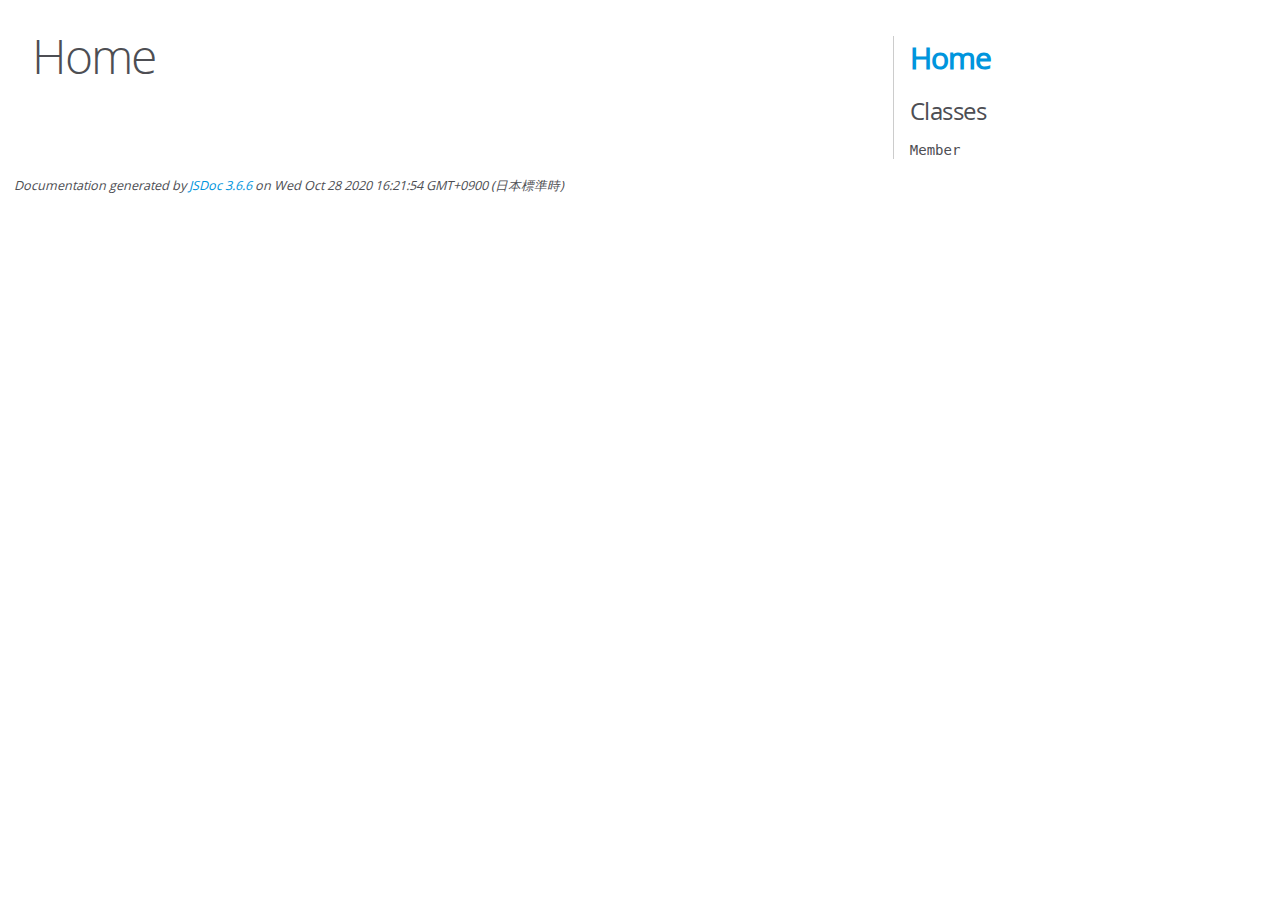
<file: jsdoc/out/index.html>
<!DOCTYPE html>
<html lang="en">
<head>
    <meta charset="utf-8">
    <title>JSDoc: Home</title>

    <script src="scripts/prettify/prettify.js"> </script>
    <script src="scripts/prettify/lang-css.js"> </script>
    <!--[if lt IE 9]>
      <script src="//html5shiv.googlecode.com/svn/trunk/html5.js"></script>
    <![endif]-->
    <link type="text/css" rel="stylesheet" href="styles/prettify-tomorrow.css">
    <link type="text/css" rel="stylesheet" href="styles/jsdoc-default.css">
</head>

<body>

<div id="main">

    <h1 class="page-title">Home</h1>

    



    


    <h3> </h3>










    









</div>

<nav>
    <h2><a href="index.html">Home</a></h2><h3>Classes</h3><ul><li><a href="Member.html">Member</a></li></ul>
</nav>

<br class="clear">

<footer>
    Documentation generated by <a href="https://github.com/jsdoc/jsdoc">JSDoc 3.6.6</a> on Wed Oct 28 2020 16:21:54 GMT+0900 (日本標準時)
</footer>

<script> prettyPrint(); </script>
<script src="scripts/linenumber.js"> </script>
</body>
</html>
</file>
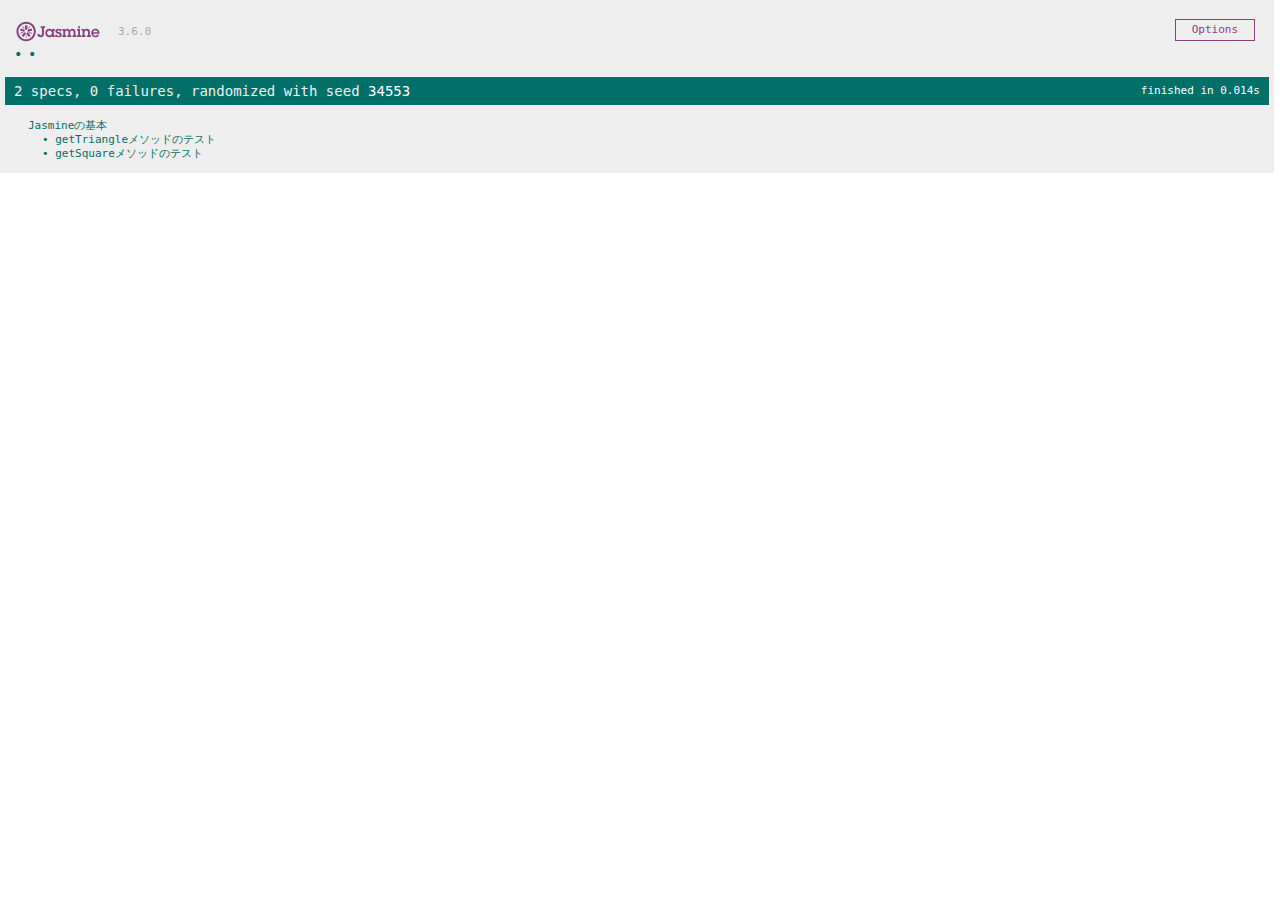
<file: SpecRunner.html>
<!DOCTYPE html>
<html>
<head>
  <meta charset="utf-8">
  <title>Jasmine Spec Runner v3.6.0</title>

  <link rel="shortcut icon" type="image/png" href="lib/jasmine-3.6.0/jasmine_favicon.png">
  <link rel="stylesheet" href="lib/jasmine-3.6.0/jasmine.css">

  <script src="lib/jasmine-3.6.0/jasmine.js"></script>
  <script src="lib/jasmine-3.6.0/jasmine-html.js"></script>
  <script src="lib/jasmine-3.6.0/boot.js"></script>

  <!-- include source files here... -->
  <script src="src/sample.js"></script>

  <!-- include spec files here... -->
  <script src="spec/sample_spec.js"></script>

</head>

<body>
</body>
</html>
</file>
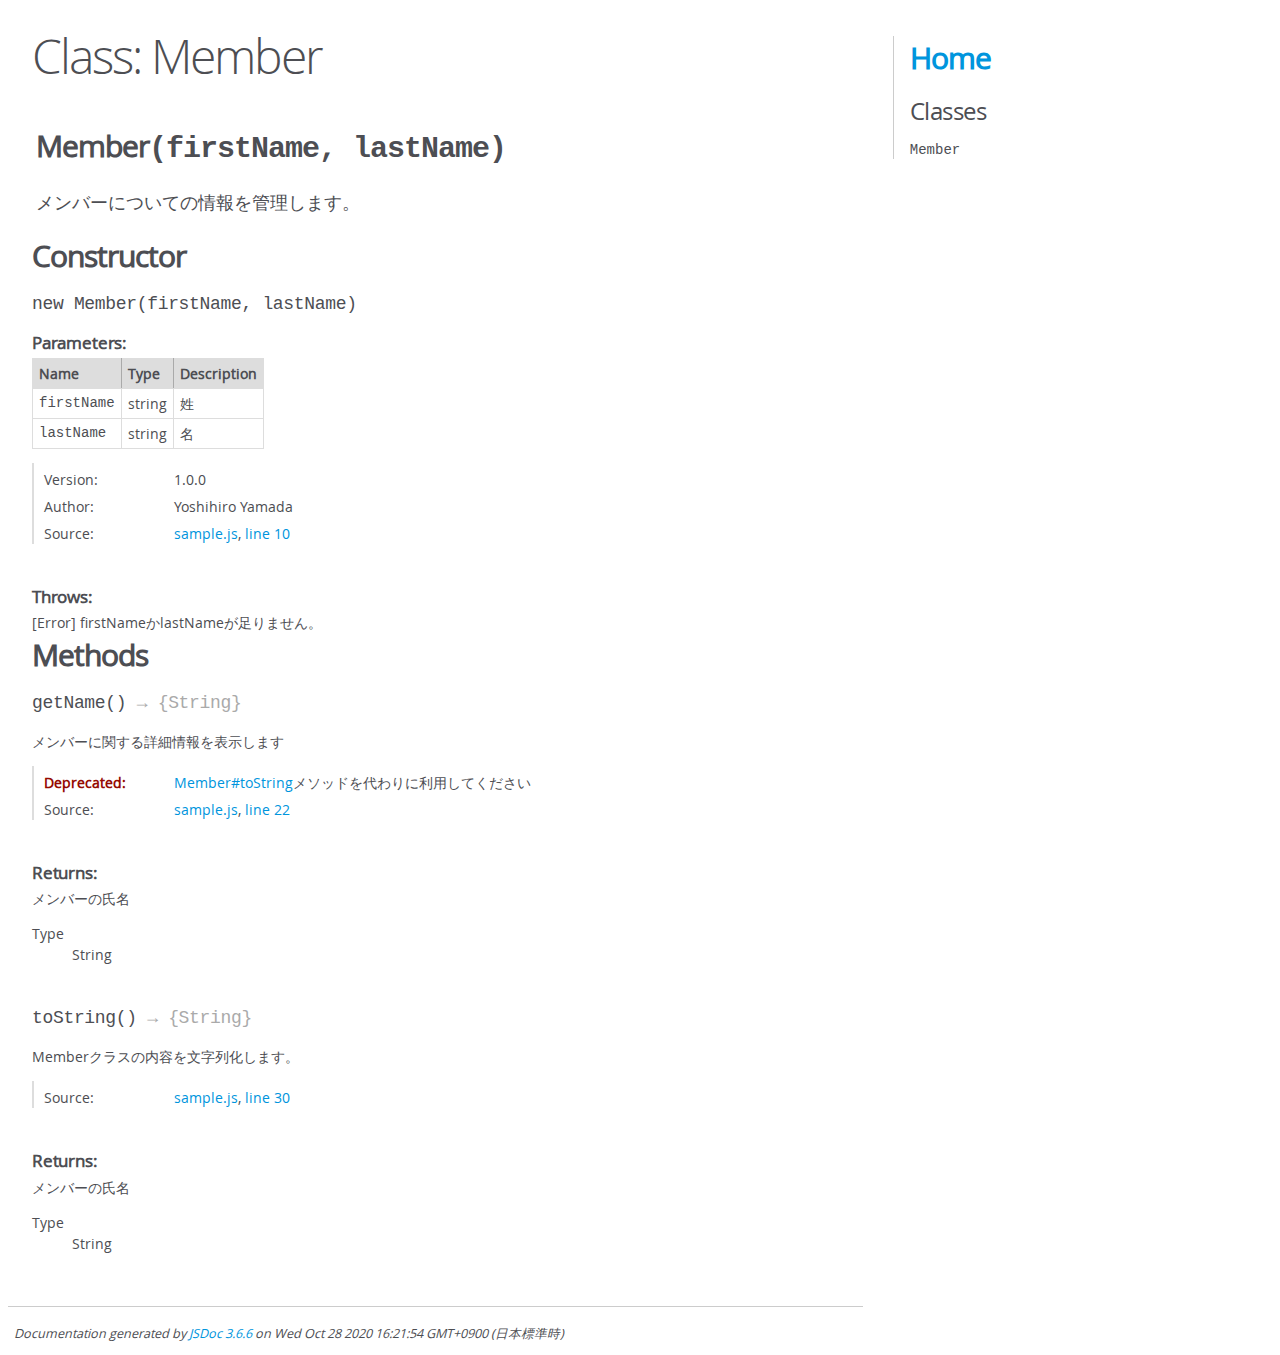
<file: jsdoc/out/Member.html>
<!DOCTYPE html>
<html lang="en">
<head>
    <meta charset="utf-8">
    <title>JSDoc: Class: Member</title>

    <script src="scripts/prettify/prettify.js"> </script>
    <script src="scripts/prettify/lang-css.js"> </script>
    <!--[if lt IE 9]>
      <script src="//html5shiv.googlecode.com/svn/trunk/html5.js"></script>
    <![endif]-->
    <link type="text/css" rel="stylesheet" href="styles/prettify-tomorrow.css">
    <link type="text/css" rel="stylesheet" href="styles/jsdoc-default.css">
</head>

<body>

<div id="main">

    <h1 class="page-title">Class: Member</h1>

    




<section>

<header>
    
        <h2><span class="attribs"><span class="type-signature"></span></span>Member<span class="signature">(firstName, lastName)</span><span class="type-signature"></span></h2>
        
            <div class="class-description">メンバーについての情報を管理します。</div>
        
    
</header>

<article>
    <div class="container-overview">
    
        

    
    <h2>Constructor</h2>
    

    
    <h4 class="name" id="Member"><span class="type-signature"></span>new Member<span class="signature">(firstName, lastName)</span><span class="type-signature"></span></h4>
    

    











    <h5>Parameters:</h5>
    

<table class="params">
    <thead>
    <tr>
        
        <th>Name</th>
        

        <th>Type</th>

        

        

        <th class="last">Description</th>
    </tr>
    </thead>

    <tbody>
    

        <tr>
            
                <td class="name"><code>firstName</code></td>
            

            <td class="type">
            
                
<span class="param-type">string</span>


            
            </td>

            

            

            <td class="description last">姓</td>
        </tr>

    

        <tr>
            
                <td class="name"><code>lastName</code></td>
            

            <td class="type">
            
                
<span class="param-type">string</span>


            
            </td>

            

            

            <td class="description last">名</td>
        </tr>

    
    </tbody>
</table>






<dl class="details">

    
    <dt class="tag-version">Version:</dt>
    <dd class="tag-version"><ul class="dummy"><li>1.0.0</li></ul></dd>
    

    

    

    

    

    

    

    

    
    <dt class="tag-author">Author:</dt>
    <dd class="tag-author">
        <ul>
            <li>Yoshihiro Yamada</li>
        </ul>
    </dd>
    

    

    

    

    
    <dt class="tag-source">Source:</dt>
    <dd class="tag-source"><ul class="dummy"><li>
        <a href="sample.js.html">sample.js</a>, <a href="sample.js.html#line10">line 10</a>
    </li></ul></dd>
    

    

    

    
</dl>













<h5>Throws:</h5>

        

    <div class="param-desc">
    
        [Error] firstNameかlastNameが足りません。
    
    </div>


    







    
    </div>

    

    

    

    

    

    

    

    
        <h3 class="subsection-title">Methods</h3>

        
            

    

    
    <h4 class="name" id="getName"><span class="type-signature"></span>getName<span class="signature">()</span><span class="type-signature"> &rarr; {String}</span></h4>
    

    



<div class="description">
    メンバーに関する詳細情報を表示します
</div>













<dl class="details">

    

    

    

    

    

    

    

    
        <dt class="important tag-deprecated">Deprecated:</dt><dd><ul class="dummy"><li><a href="Member.html#toString">Member#toString</a>メソッドを代わりに利用してください</li></ul></dd>
    

    

    

    

    

    
    <dt class="tag-source">Source:</dt>
    <dd class="tag-source"><ul class="dummy"><li>
        <a href="sample.js.html">sample.js</a>, <a href="sample.js.html#line22">line 22</a>
    </li></ul></dd>
    

    

    

    
</dl>















<h5>Returns:</h5>

        
<div class="param-desc">
    メンバーの氏名
</div>



<dl>
    <dt>
        Type
    </dt>
    <dd>
        
<span class="param-type">String</span>


    </dd>
</dl>

    





        
            

    

    
    <h4 class="name" id="toString"><span class="type-signature"></span>toString<span class="signature">()</span><span class="type-signature"> &rarr; {String}</span></h4>
    

    



<div class="description">
    Memberクラスの内容を文字列化します。
</div>













<dl class="details">

    

    

    

    

    

    

    

    

    

    

    

    

    
    <dt class="tag-source">Source:</dt>
    <dd class="tag-source"><ul class="dummy"><li>
        <a href="sample.js.html">sample.js</a>, <a href="sample.js.html#line30">line 30</a>
    </li></ul></dd>
    

    

    

    
</dl>















<h5>Returns:</h5>

        
<div class="param-desc">
    メンバーの氏名
</div>



<dl>
    <dt>
        Type
    </dt>
    <dd>
        
<span class="param-type">String</span>


    </dd>
</dl>

    





        
    

    

    
</article>

</section>




</div>

<nav>
    <h2><a href="index.html">Home</a></h2><h3>Classes</h3><ul><li><a href="Member.html">Member</a></li></ul>
</nav>

<br class="clear">

<footer>
    Documentation generated by <a href="https://github.com/jsdoc/jsdoc">JSDoc 3.6.6</a> on Wed Oct 28 2020 16:21:54 GMT+0900 (日本標準時)
</footer>

<script> prettyPrint(); </script>
<script src="scripts/linenumber.js"> </script>
</body>
</html>
</file>
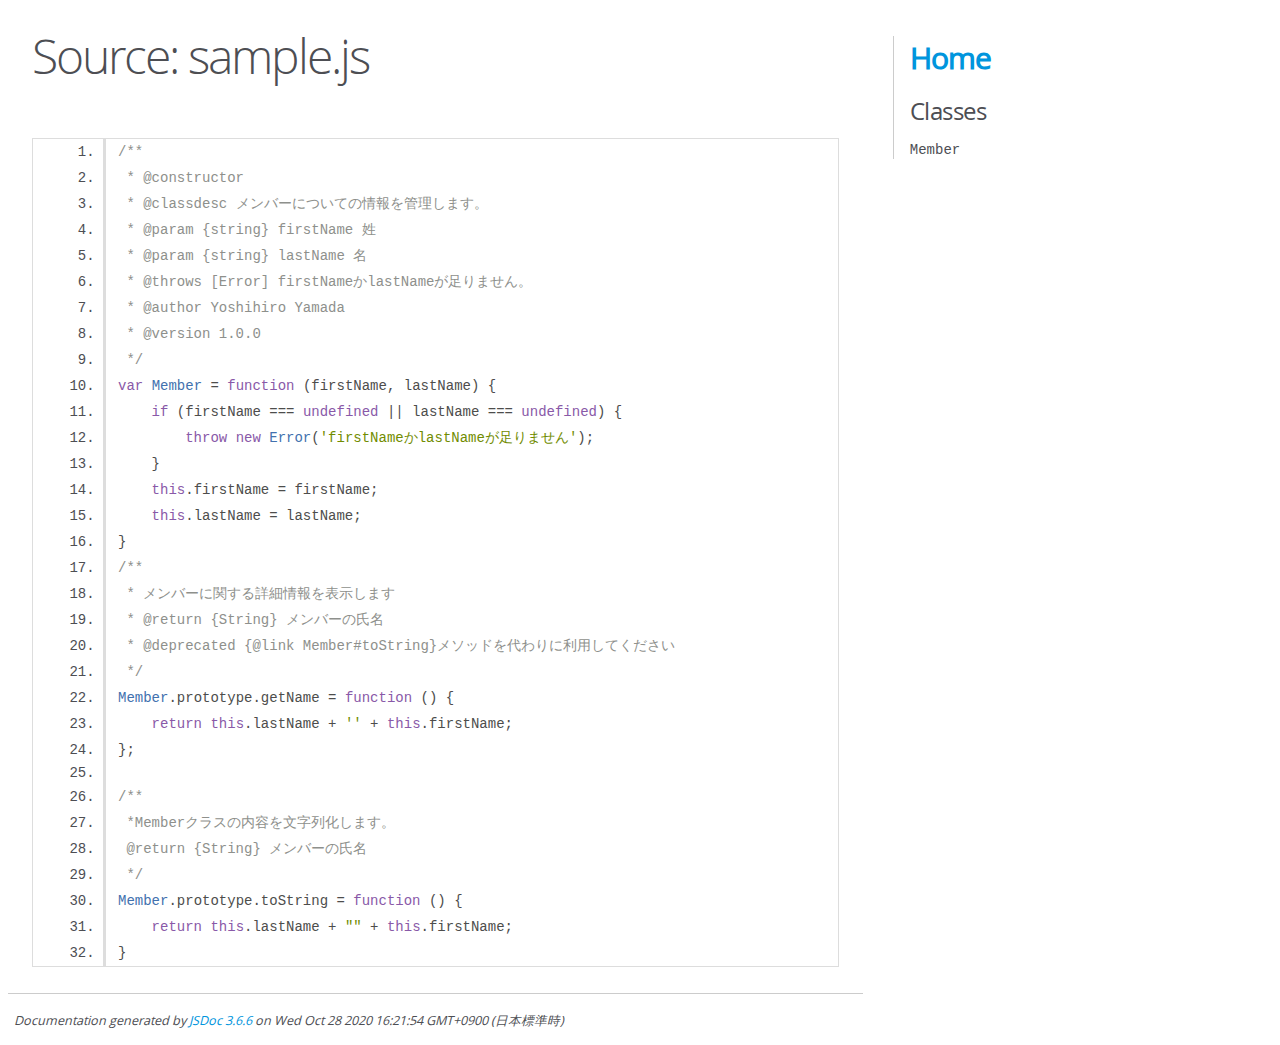
<file: jsdoc/out/sample.js.html>
<!DOCTYPE html>
<html lang="en">
<head>
    <meta charset="utf-8">
    <title>JSDoc: Source: sample.js</title>

    <script src="scripts/prettify/prettify.js"> </script>
    <script src="scripts/prettify/lang-css.js"> </script>
    <!--[if lt IE 9]>
      <script src="//html5shiv.googlecode.com/svn/trunk/html5.js"></script>
    <![endif]-->
    <link type="text/css" rel="stylesheet" href="styles/prettify-tomorrow.css">
    <link type="text/css" rel="stylesheet" href="styles/jsdoc-default.css">
</head>

<body>

<div id="main">

    <h1 class="page-title">Source: sample.js</h1>

    



    
    <section>
        <article>
            <pre class="prettyprint source linenums"><code>/**
 * @constructor
 * @classdesc メンバーについての情報を管理します。
 * @param {string} firstName 姓
 * @param {string} lastName 名
 * @throws [Error] firstNameかlastNameが足りません。
 * @author Yoshihiro Yamada
 * @version 1.0.0
 */
var Member = function (firstName, lastName) {
    if (firstName === undefined || lastName === undefined) {
        throw new Error('firstNameかlastNameが足りません');
    }
    this.firstName = firstName;
    this.lastName = lastName;
}
/**
 * メンバーに関する詳細情報を表示します
 * @return {String} メンバーの氏名
 * @deprecated {@link Member#toString}メソッドを代わりに利用してください
 */
Member.prototype.getName = function () {
    return this.lastName + '' + this.firstName;
};

/**
 *Memberクラスの内容を文字列化します。
 @return {String} メンバーの氏名
 */
Member.prototype.toString = function () {
    return this.lastName + "" + this.firstName;
}
</code></pre>
        </article>
    </section>




</div>

<nav>
    <h2><a href="index.html">Home</a></h2><h3>Classes</h3><ul><li><a href="Member.html">Member</a></li></ul>
</nav>

<br class="clear">

<footer>
    Documentation generated by <a href="https://github.com/jsdoc/jsdoc">JSDoc 3.6.6</a> on Wed Oct 28 2020 16:21:54 GMT+0900 (日本標準時)
</footer>

<script> prettyPrint(); </script>
<script src="scripts/linenumber.js"> </script>
</body>
</html>
</file>
<file: jsdoc/out/styles/prettify-tomorrow.css>
/* Tomorrow Theme */
/* Original theme - https://github.com/chriskempson/tomorrow-theme */
/* Pretty printing styles. Used with prettify.js. */
/* SPAN elements with the classes below are added by prettyprint. */
/* plain text */
.pln {
  color: #4d4d4c; }

@media screen {
  /* string content */
  .str {
    color: #718c00; }

  /* a keyword */
  .kwd {
    color: #8959a8; }

  /* a comment */
  .com {
    color: #8e908c; }

  /* a type name */
  .typ {
    color: #4271ae; }

  /* a literal value */
  .lit {
    color: #f5871f; }

  /* punctuation */
  .pun {
    color: #4d4d4c; }

  /* lisp open bracket */
  .opn {
    color: #4d4d4c; }

  /* lisp close bracket */
  .clo {
    color: #4d4d4c; }

  /* a markup tag name */
  .tag {
    color: #c82829; }

  /* a markup attribute name */
  .atn {
    color: #f5871f; }

  /* a markup attribute value */
  .atv {
    color: #3e999f; }

  /* a declaration */
  .dec {
    color: #f5871f; }

  /* a variable name */
  .var {
    color: #c82829; }

  /* a function name */
  .fun {
    color: #4271ae; } }
/* Use higher contrast and text-weight for printable form. */
@media print, projection {
  .str {
    color: #060; }

  .kwd {
    color: #006;
    font-weight: bold; }

  .com {
    color: #600;
    font-style: italic; }

  .typ {
    color: #404;
    font-weight: bold; }

  .lit {
    color: #044; }

  .pun, .opn, .clo {
    color: #440; }

  .tag {
    color: #006;
    font-weight: bold; }

  .atn {
    color: #404; }

  .atv {
    color: #060; } }
/* Style */
/*
pre.prettyprint {
  background: white;
  font-family: Consolas, Monaco, 'Andale Mono', monospace;
  font-size: 12px;
  line-height: 1.5;
  border: 1px solid #ccc;
  padding: 10px; }
*/

/* Specify class=linenums on a pre to get line numbering */
ol.linenums {
  margin-top: 0;
  margin-bottom: 0; }

/* IE indents via margin-left */
li.L0,
li.L1,
li.L2,
li.L3,
li.L4,
li.L5,
li.L6,
li.L7,
li.L8,
li.L9 {
  /* */ }

/* Alternate shading for lines */
li.L1,
li.L3,
li.L5,
li.L7,
li.L9 {
  /* */ }
</file>
<file: jsdoc/out/styles/jsdoc-default.css>
@font-face {
    font-family: 'Open Sans';
    font-weight: normal;
    font-style: normal;
    src: url('../fonts/OpenSans-Regular-webfont.eot');
    src:
        local('Open Sans'),
        local('OpenSans'),
        url('../fonts/OpenSans-Regular-webfont.eot?#iefix') format('embedded-opentype'),
        url('../fonts/OpenSans-Regular-webfont.woff') format('woff'),
        url('../fonts/OpenSans-Regular-webfont.svg#open_sansregular') format('svg');
}

@font-face {
    font-family: 'Open Sans Light';
    font-weight: normal;
    font-style: normal;
    src: url('../fonts/OpenSans-Light-webfont.eot');
    src:
        local('Open Sans Light'),
        local('OpenSans Light'),
        url('../fonts/OpenSans-Light-webfont.eot?#iefix') format('embedded-opentype'),
        url('../fonts/OpenSans-Light-webfont.woff') format('woff'),
        url('../fonts/OpenSans-Light-webfont.svg#open_sanslight') format('svg');
}

html
{
    overflow: auto;
    background-color: #fff;
    font-size: 14px;
}

body
{
    font-family: 'Open Sans', sans-serif;
    line-height: 1.5;
    color: #4d4e53;
    background-color: white;
}

a, a:visited, a:active {
    color: #0095dd;
    text-decoration: none;
}

a:hover {
    text-decoration: underline;
}

header
{
    display: block;
    padding: 0px 4px;
}

tt, code, kbd, samp {
    font-family: Consolas, Monaco, 'Andale Mono', monospace;
}

.class-description {
    font-size: 130%;
    line-height: 140%;
    margin-bottom: 1em;
    margin-top: 1em;
}

.class-description:empty {
    margin: 0;
}

#main {
    float: left;
    width: 70%;
}

article dl {
    margin-bottom: 40px;
}

article img {
  max-width: 100%;
}

section
{
    display: block;
    background-color: #fff;
    padding: 12px 24px;
    border-bottom: 1px solid #ccc;
    margin-right: 30px;
}

.variation {
    display: none;
}

.signature-attributes {
    font-size: 60%;
    color: #aaa;
    font-style: italic;
    font-weight: lighter;
}

nav
{
    display: block;
    float: right;
    margin-top: 28px;
    width: 30%;
    box-sizing: border-box;
    border-left: 1px solid #ccc;
    padding-left: 16px;
}

nav ul {
    font-family: 'Lucida Grande', 'Lucida Sans Unicode', arial, sans-serif;
    font-size: 100%;
    line-height: 17px;
    padding: 0;
    margin: 0;
    list-style-type: none;
}

nav ul a, nav ul a:visited, nav ul a:active {
    font-family: Consolas, Monaco, 'Andale Mono', monospace;
    line-height: 18px;
    color: #4D4E53;
}

nav h3 {
    margin-top: 12px;
}

nav li {
    margin-top: 6px;
}

footer {
    display: block;
    padding: 6px;
    margin-top: 12px;
    font-style: italic;
    font-size: 90%;
}

h1, h2, h3, h4 {
    font-weight: 200;
    margin: 0;
}

h1
{
    font-family: 'Open Sans Light', sans-serif;
    font-size: 48px;
    letter-spacing: -2px;
    margin: 12px 24px 20px;
}

h2, h3.subsection-title
{
    font-size: 30px;
    font-weight: 700;
    letter-spacing: -1px;
    margin-bottom: 12px;
}

h3
{
    font-size: 24px;
    letter-spacing: -0.5px;
    margin-bottom: 12px;
}

h4
{
    font-size: 18px;
    letter-spacing: -0.33px;
    margin-bottom: 12px;
    color: #4d4e53;
}

h5, .container-overview .subsection-title
{
    font-size: 120%;
    font-weight: bold;
    letter-spacing: -0.01em;
    margin: 8px 0 3px 0;
}

h6
{
    font-size: 100%;
    letter-spacing: -0.01em;
    margin: 6px 0 3px 0;
    font-style: italic;
}

table
{
    border-spacing: 0;
    border: 0;
    border-collapse: collapse;
}

td, th
{
    border: 1px solid #ddd;
    margin: 0px;
    text-align: left;
    vertical-align: top;
    padding: 4px 6px;
    display: table-cell;
}

thead tr
{
    background-color: #ddd;
    font-weight: bold;
}

th { border-right: 1px solid #aaa; }
tr > th:last-child { border-right: 1px solid #ddd; }

.ancestors, .attribs { color: #999; }
.ancestors a, .attribs a
{
    color: #999 !important;
    text-decoration: none;
}

.clear
{
    clear: both;
}

.important
{
    font-weight: bold;
    color: #950B02;
}

.yes-def {
    text-indent: -1000px;
}

.type-signature {
    color: #aaa;
}

.name, .signature {
    font-family: Consolas, Monaco, 'Andale Mono', monospace;
}

.details { margin-top: 14px; border-left: 2px solid #DDD; }
.details dt { width: 120px; float: left; padding-left: 10px;  padding-top: 6px; }
.details dd { margin-left: 70px; }
.details ul { margin: 0; }
.details ul { list-style-type: none; }
.details li { margin-left: 30px; padding-top: 6px; }
.details pre.prettyprint { margin: 0 }
.details .object-value { padding-top: 0; }

.description {
    margin-bottom: 1em;
    margin-top: 1em;
}

.code-caption
{
    font-style: italic;
    font-size: 107%;
    margin: 0;
}

.source
{
    border: 1px solid #ddd;
    width: 80%;
    overflow: auto;
}

.prettyprint.source {
    width: inherit;
}

.source code
{
    font-size: 100%;
    line-height: 18px;
    display: block;
    padding: 4px 12px;
    margin: 0;
    background-color: #fff;
    color: #4D4E53;
}

.prettyprint code span.line
{
  display: inline-block;
}

.prettyprint.linenums
{
  padding-left: 70px;
  -webkit-user-select: none;
  -moz-user-select: none;
  -ms-user-select: none;
  user-select: none;
}

.prettyprint.linenums ol
{
  padding-left: 0;
}

.prettyprint.linenums li
{
  border-left: 3px #ddd solid;
}

.prettyprint.linenums li.selected,
.prettyprint.linenums li.selected *
{
  background-color: lightyellow;
}

.prettyprint.linenums li *
{
  -webkit-user-select: text;
  -moz-user-select: text;
  -ms-user-select: text;
  user-select: text;
}

.params .name, .props .name, .name code {
    color: #4D4E53;
    font-family: Consolas, Monaco, 'Andale Mono', monospace;
    font-size: 100%;
}

.params td.description > p:first-child,
.props td.description > p:first-child
{
    margin-top: 0;
    padding-top: 0;
}

.params td.description > p:last-child,
.props td.description > p:last-child
{
    margin-bottom: 0;
    padding-bottom: 0;
}

.disabled {
    color: #454545;
}
</file>
<file: lib/jasmine-3.6.0/jasmine.css>
@charset "UTF-8";
body { overflow-y: scroll; }

.jasmine_html-reporter { width: 100%; background-color: #eee; padding: 5px; margin: -8px; font-size: 11px; font-family: Monaco, "Lucida Console", monospace; line-height: 14px; color: #333; }

.jasmine_html-reporter a { text-decoration: none; }

.jasmine_html-reporter a:hover { text-decoration: underline; }

.jasmine_html-reporter p, .jasmine_html-reporter h1, .jasmine_html-reporter h2, .jasmine_html-reporter h3, .jasmine_html-reporter h4, .jasmine_html-reporter h5, .jasmine_html-reporter h6 { margin: 0; line-height: 14px; }

.jasmine_html-reporter .jasmine-banner, .jasmine_html-reporter .jasmine-symbol-summary, .jasmine_html-reporter .jasmine-summary, .jasmine_html-reporter .jasmine-result-message, .jasmine_html-reporter .jasmine-spec .jasmine-description, .jasmine_html-reporter .jasmine-spec-detail .jasmine-description, .jasmine_html-reporter .jasmine-alert .jasmine-bar, .jasmine_html-reporter .jasmine-stack-trace { padding-left: 9px; padding-right: 9px; }

.jasmine_html-reporter .jasmine-banner { position: relative; }

.jasmine_html-reporter .jasmine-banner .jasmine-title { background: url("[data-uri]") no-repeat; background: url("[data-uri]") no-repeat, none; -moz-background-size: 100%; -o-background-size: 100%; -webkit-background-size: 100%; background-size: 100%; display: block; float: left; width: 90px; height: 25px; }

.jasmine_html-reporter .jasmine-banner .jasmine-version { margin-left: 14px; position: relative; top: 6px; }

.jasmine_html-reporter #jasmine_content { position: fixed; right: 100%; }

.jasmine_html-reporter .jasmine-version { color: #aaa; }

.jasmine_html-reporter .jasmine-banner { margin-top: 14px; }

.jasmine_html-reporter .jasmine-duration { color: #fff; float: right; line-height: 28px; padding-right: 9px; }

.jasmine_html-reporter .jasmine-symbol-summary { overflow: hidden; margin: 14px 0; }

.jasmine_html-reporter .jasmine-symbol-summary li { display: inline-block; height: 10px; width: 14px; font-size: 16px; }

.jasmine_html-reporter .jasmine-symbol-summary li.jasmine-passed { font-size: 14px; }

.jasmine_html-reporter .jasmine-symbol-summary li.jasmine-passed:before { color: #007069; content: "•"; }

.jasmine_html-reporter .jasmine-symbol-summary li.jasmine-failed { line-height: 9px; }

.jasmine_html-reporter .jasmine-symbol-summary li.jasmine-failed:before { color: #ca3a11; content: "×"; font-weight: bold; margin-left: -1px; }

.jasmine_html-reporter .jasmine-symbol-summary li.jasmine-excluded { font-size: 14px; }

.jasmine_html-reporter .jasmine-symbol-summary li.jasmine-excluded:before { color: #bababa; content: "•"; }

.jasmine_html-reporter .jasmine-symbol-summary li.jasmine-excluded-no-display { font-size: 14px; display: none; }

.jasmine_html-reporter .jasmine-symbol-summary li.jasmine-pending { line-height: 17px; }

.jasmine_html-reporter .jasmine-symbol-summary li.jasmine-pending:before { color: #ba9d37; content: "*"; }

.jasmine_html-reporter .jasmine-symbol-summary li.jasmine-empty { font-size: 14px; }

.jasmine_html-reporter .jasmine-symbol-summary li.jasmine-empty:before { color: #ba9d37; content: "•"; }

.jasmine_html-reporter .jasmine-run-options { float: right; margin-right: 5px; border: 1px solid #8a4182; color: #8a4182; position: relative; line-height: 20px; }

.jasmine_html-reporter .jasmine-run-options .jasmine-trigger { cursor: pointer; padding: 8px 16px; }

.jasmine_html-reporter .jasmine-run-options .jasmine-payload { position: absolute; display: none; right: -1px; border: 1px solid #8a4182; background-color: #eee; white-space: nowrap; padding: 4px 8px; }

.jasmine_html-reporter .jasmine-run-options .jasmine-payload.jasmine-open { display: block; }

.jasmine_html-reporter .jasmine-bar { line-height: 28px; font-size: 14px; display: block; color: #eee; }

.jasmine_html-reporter .jasmine-bar.jasmine-failed, .jasmine_html-reporter .jasmine-bar.jasmine-errored { background-color: #ca3a11; border-bottom: 1px solid #eee; }

.jasmine_html-reporter .jasmine-bar.jasmine-passed { background-color: #007069; }

.jasmine_html-reporter .jasmine-bar.jasmine-incomplete { background-color: #bababa; }

.jasmine_html-reporter .jasmine-bar.jasmine-skipped { background-color: #bababa; }

.jasmine_html-reporter .jasmine-bar.jasmine-warning { background-color: #ba9d37; color: #333; }

.jasmine_html-reporter .jasmine-bar.jasmine-menu { background-color: #fff; color: #aaa; }

.jasmine_html-reporter .jasmine-bar.jasmine-menu a { color: #333; }

.jasmine_html-reporter .jasmine-bar a { color: white; }

.jasmine_html-reporter.jasmine-spec-list .jasmine-bar.jasmine-menu.jasmine-failure-list, .jasmine_html-reporter.jasmine-spec-list .jasmine-results .jasmine-failures { display: none; }

.jasmine_html-reporter.jasmine-failure-list .jasmine-bar.jasmine-menu.jasmine-spec-list, .jasmine_html-reporter.jasmine-failure-list .jasmine-summary { display: none; }

.jasmine_html-reporter .jasmine-results { margin-top: 14px; }

.jasmine_html-reporter .jasmine-summary { margin-top: 14px; }

.jasmine_html-reporter .jasmine-summary ul { list-style-type: none; margin-left: 14px; padding-top: 0; padding-left: 0; }

.jasmine_html-reporter .jasmine-summary ul.jasmine-suite { margin-top: 7px; margin-bottom: 7px; }

.jasmine_html-reporter .jasmine-summary li.jasmine-passed a { color: #007069; }

.jasmine_html-reporter .jasmine-summary li.jasmine-failed a { color: #ca3a11; }

.jasmine_html-reporter .jasmine-summary li.jasmine-empty a { color: #ba9d37; }

.jasmine_html-reporter .jasmine-summary li.jasmine-pending a { color: #ba9d37; }

.jasmine_html-reporter .jasmine-summary li.jasmine-excluded a { color: #bababa; }

.jasmine_html-reporter .jasmine-specs li.jasmine-passed a:before { content: "• "; }

.jasmine_html-reporter .jasmine-specs li.jasmine-failed a:before { content: "× "; }

.jasmine_html-reporter .jasmine-specs li.jasmine-empty a:before { content: "* "; }

.jasmine_html-reporter .jasmine-specs li.jasmine-pending a:before { content: "• "; }

.jasmine_html-reporter .jasmine-specs li.jasmine-excluded a:before { content: "• "; }

.jasmine_html-reporter .jasmine-description + .jasmine-suite { margin-top: 0; }

.jasmine_html-reporter .jasmine-suite { margin-top: 14px; }

.jasmine_html-reporter .jasmine-suite a { color: #333; }

.jasmine_html-reporter .jasmine-failures .jasmine-spec-detail { margin-bottom: 28px; }

.jasmine_html-reporter .jasmine-failures .jasmine-spec-detail .jasmine-description { background-color: #ca3a11; color: white; }

.jasmine_html-reporter .jasmine-failures .jasmine-spec-detail .jasmine-description a { color: white; }

.jasmine_html-reporter .jasmine-result-message { padding-top: 14px; color: #333; white-space: pre-wrap; }

.jasmine_html-reporter .jasmine-result-message span.jasmine-result { display: block; }

.jasmine_html-reporter .jasmine-stack-trace { margin: 5px 0 0 0; max-height: 224px; overflow: auto; line-height: 18px; color: #666; border: 1px solid #ddd; background: white; white-space: pre; }
</file>
